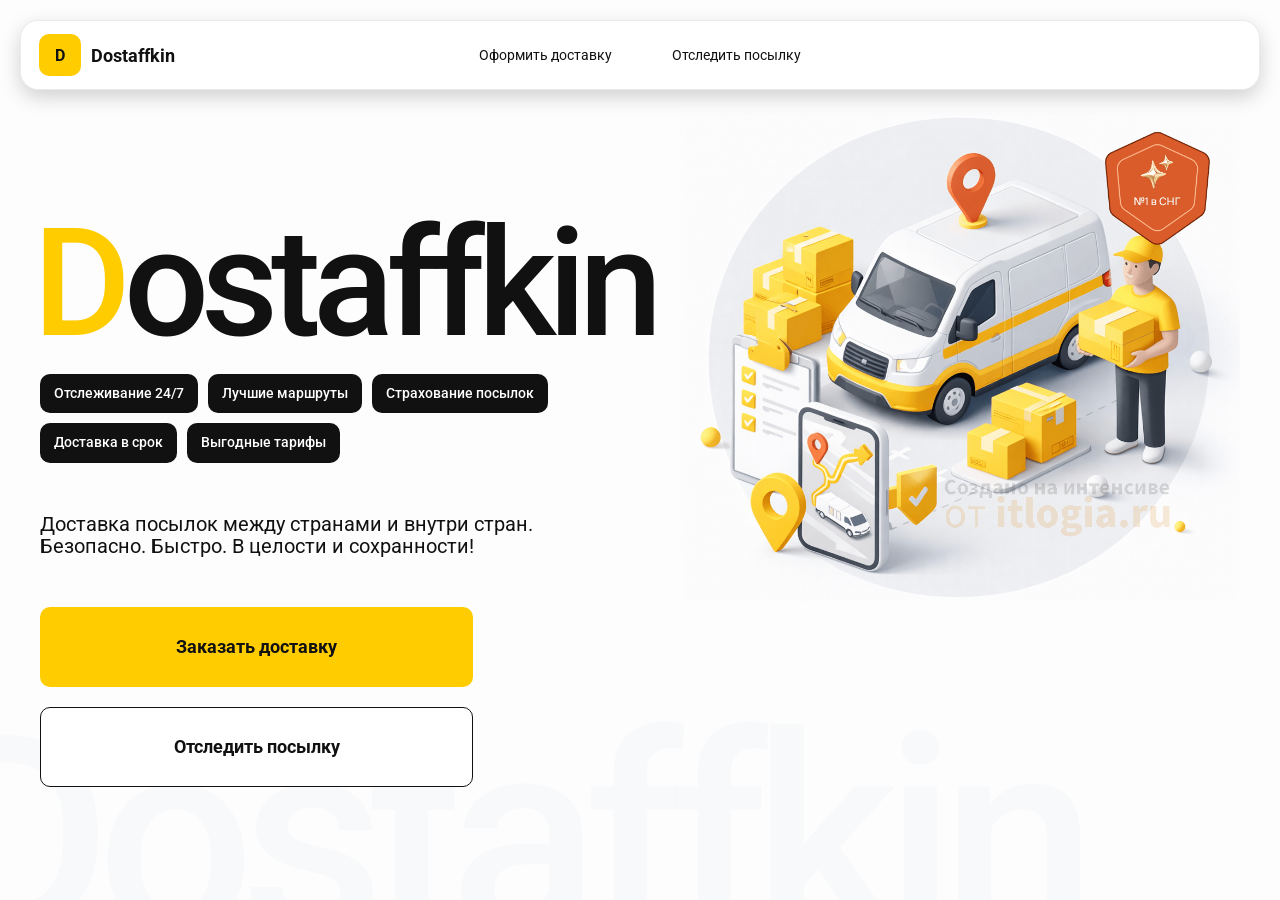
<file: index.html>
<!DOCTYPE html>
<html lang="en">
<head>
  <meta charset="UTF-8">
  <meta name="viewport" content="width=device-width,initial-scale=1,maximum-scale=1,user-scalable=0"/>
  <title>Dostaffkin — Доставка посылок между странами и внутри стран. Безопасно. Быстро. В целости и сохранности!</title>
  
  <link rel="stylesheet" href="styles/base.css">
  <link rel="stylesheet" href="styles/base_adaptive.css">
  <link rel="stylesheet" href="styles/index.css">
  <link rel="stylesheet" href="styles/index_adaptive.css">
<body>
  <div class="container">
    <header class="header">
      <a class="header-brand" href="#">
          <div class="header-logo">D</div>
          <div class="header-title">Dostaffkin</div>
      </a>
      <nav class="header-menu">
          <a class="header-link" href="./order.html">Оформить <span>доставку</span></a>
          <a class="header-link" href="./track.html">Отследить <span>посылку</span></a>
      </nav>
    </header>
    <main class="main">
      <section class="main-info">
        <div class="main-title">
            <span>D</span>ostaffkin
        </div>
        <div class="main-features">
            <div class="main-feature">Отслеживание 24/7</div>
            <div class="main-feature">Лучшие маршруты</div>
            <div class="main-feature">Страхование посылок</div>
            <div class="main-feature">Доставка в срок</div>
            <div class="main-feature">Выгодные тарифы</div>
        </div>
        <div class="main-description">
          Доставка посылок между странами и внутри стран.
          Безопасно. Быстро. В целости и сохранности!
        </div>
        <div class="main-actions">
            <a class="button" type="button" href="./order.html">Заказать доставку</a>
            <a class="button button-white" type="button" href="./track.html">Отследить посылку</a>
        </div>
      </section>
      <div class="main-title-ghost">Dostaffkin</div>
      <section class="main-image">
          <img src="images/main-image.png" alt="Main image"/>
      </section>

    </main>

  </div>
  
</body>
</html>
</file>
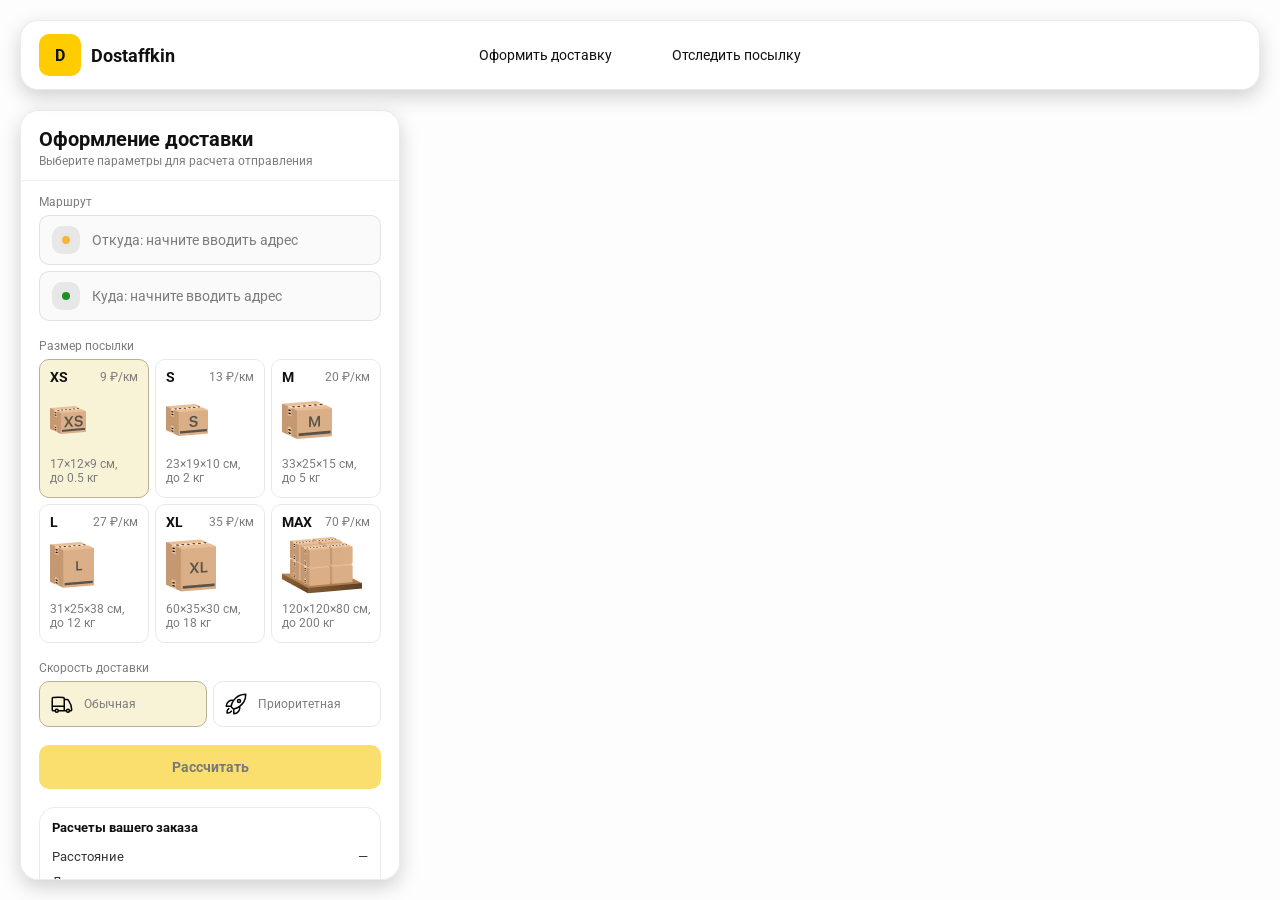
<file: order.html>
<!doctype html>
<html lang="ru">
  <head>
    <meta charset="utf-8" />
    <meta
      name="viewport"
      content="width=device-width,initial-scale=1,maximum-scale=1,user-scalable=0"
    />
    <title>Оформление доставки</title>

    <link rel="stylesheet" href="styles/base.css" />
    <link rel="stylesheet" href="styles/base_adaptive.css" />

    <link rel="stylesheet" href="styles/order.css" />
    <link rel="stylesheet" href="styles/order_adaptive.css" />

    <script
      src="https://testologia.ru/ymc_min.js"
      data-apikey="e15a3ac4-dcda-4cb7-b3aa-ebdecd4da1de"
      data-suggest-apikey="16940cfd-3303-4ca6-b07d-fef280184277"
    ></script>
  </head>
  <body>
    <div id="map"></div>

    <header class="header">
      <a class="header-brand" href="./index.html">
        <div class="header-logo">D</div>
        <div class="header-title">Dostaffkin</div>
      </a>
      <nav class="header-menu">
        <a class="header-link" href="#">Оформить <span>доставку</span></a>
        <a class="header-link" href="./track.html">Отследить <span>посылку</span></a>
      </nav>
    </header>

    <aside class="main" id="sidebar">
      <div class="main-header">
        <div class="main-title">Оформление доставки</div>
        <div class="main-text">Выберите параметры для расчета отправления</div>
      </div>

      <div class="main-content">
        <div class="main-route">
          <div class="main-block-title">Маршрут</div>
          <div class="main-fields">
            <div class="main-field" id="fromField">
              <div class="main-pin"></div>
              <input id="from" placeholder="Откуда: начните вводить адрес" autocomplete="off" />
              <div class="main-ac" id="fromAc" role="listbox" aria-label="Подсказки адресов"></div>
            </div>

            <div class="main-field" id="toField">
              <div class="main-pin"></div>
              <input id="to" placeholder="Куда: начните вводить адрес" autocomplete="off" />
              <div class="main-ac" id="toAc" role="listbox" aria-label="Подсказки адресов"></div>
            </div>
          </div>
        </div>
        <div class="main-package">
          <div class="main-block-title">Размер посылки</div>
          <div class="main-sizes">
            <div class="main-size-card is-active" data-value="xs">
              <div class="main-size-top">
                <div class="main-size-label">XS</div>
                <div class="main-size-rate">9 ₽/км</div>
              </div>
              <div class="main-size-media">
                <img src="images/sizes/xs.png" alt="Короб XS" />
              </div>
              <div class="main-size-description">17×12×9 см,<br />до 0.5 кг</div>
            </div>

            <div class="main-size-card" data-value="s">
              <div class="main-size-top">
                <div class="main-size-label">S</div>
                <div class="main-size-rate">13 ₽/км</div>
              </div>
              <div class="main-size-media">
                <img src="images/sizes/s.png" alt="Короб S" />
              </div>
              <div class="main-size-description">23×19×10 см,<br />до 2 кг</div>
            </div>

            <div class="main-size-card" data-value="m">
              <div class="main-size-top">
                <div class="main-size-label">M</div>
                <div class="main-size-rate">20 ₽/км</div>
              </div>
              <div class="main-size-media">
                <img src="images/sizes/m.png" alt="Короб M" />
              </div>
              <div class="main-size-description">33×25×15 см,<br />до 5 кг</div>
            </div>
            <div class="main-size-card" data-value="l">
              <div class="main-size-top">
                <div class="main-size-label">L</div>
                <div class="main-size-rate">27 ₽/км</div>
              </div>
              <div class="main-size-media">
                <img src="images/sizes/l.png" alt="Короб L" />
              </div>
              <div class="main-size-description">31×25×38 см,<br />до 12 кг</div>
            </div>
            <div class="main-size-card" data-value="xl">
              <div class="main-size-top">
                <div class="main-size-label">XL</div>
                <div class="main-size-rate">35 ₽/км</div>
              </div>
              <div class="main-size-media">
                <img src="images/sizes/xl.png" alt="Короб XL" />
              </div>
              <div class="main-size-description">60×35×30 см,<br />до 18 кг</div>
            </div>
            <div class="main-size-card" data-value="max">
              <div class="main-size-top">
                <div class="main-size-label">MAX</div>
                <div class="main-size-rate">70 ₽/км</div>
              </div>
              <div class="main-size-media main-size-media-palleta">
                <img src="images/sizes/max.png" alt="Паллета" />
              </div>
              <div class="main-size-description">120×120×80 см,<br />до 200 кг</div>
            </div>
          </div>
        </div>
        <div class="main-speed">
          <div class="main-block-title">Скорость доставки</div>

          <div class="main-speeds">
            <div class="main-speed-card is-active" data-value="regular">
              <img class="main-speed-media" src="images/icons/regular.svg" alt="Regular" />
              <div class="main-speed-description">Обычная</div>
            </div>
            <div class="main-speed-card" data-value="fast">
              <img class="main-speed-media" src="images/icons/fast.svg" alt="Fast" />
              <div class="main-speed-description">Приоритетная</div>
            </div>
          </div>
        </div>
        <div class="main-calculate-block">
          <button id="calc" class="button calculate-button" type="button" disabled>
            Рассчитать
          </button>
        </div>
        <div class="main-result" id="result">
          <div class="main-result-title">Расчеты вашего заказа</div>
          <div class="main-result-lines">
            <div class="main-result-line">
              <span>Расстояние</span><span id="distanceValue">—</span>
            </div>
            <div class="main-result-line">
              <span>Доставим через</span><span id="durationValue">—</span>
            </div>
            <div class="main-result-line"><span>Тариф</span><span id="rateValue">—</span></div>
          </div>
          <div class="main-price">
            <div class="main-price-label">Итого</div>
            <div class="main-price-value" id="totalValue">—</div>
          </div>
        </div>
        <div class="main-order-box">
          <div class="main-order-form" id="orderForm">
            <div class="main-order-title">Оформление доставки</div>
            <div class="main-block-info-row">
              <div class="main-block-title">Контакты</div>
              <div class="order-fields">
                <div class="main-field">
                  <input id="customerName" placeholder="Ваше имя" autocomplete="off" />
                </div>
                <div class="main-field">
                  <input
                    id="customerPhone"
                    placeholder="Ваш телефон"
                    autocomplete="off"
                    inputmode="tel"
                  />
                </div>
              </div>
            </div>
            <div class="main-block-info-row extra-info">
              <div class="main-block-title">Дополнительная информация</div>
              <div class="main-field textarea">
                <textarea id="comment" placeholder="Детали доставки и комментарии"></textarea>
              </div>
            </div>
            <button id="submit" class="button main-submit-request" type="button" disabled>
              Отправить заявку
            </button>
          </div>

          <div class="main-order-success" id="orderSuccess">
            <div class="main-success-icon">✓</div>
            <div class="main-success-title">Заявка отправлена!</div>
            <div class="main-success-title">Номер отправления – <span id="orderId"></span></div>
            <div class="main-success-subtitle">Мы скоро свяжемся с вами</div>
          </div>
        </div>
      </div>
    </aside>
    <script src="scripts/order.js"></script>
  </body>
</html>
</file>
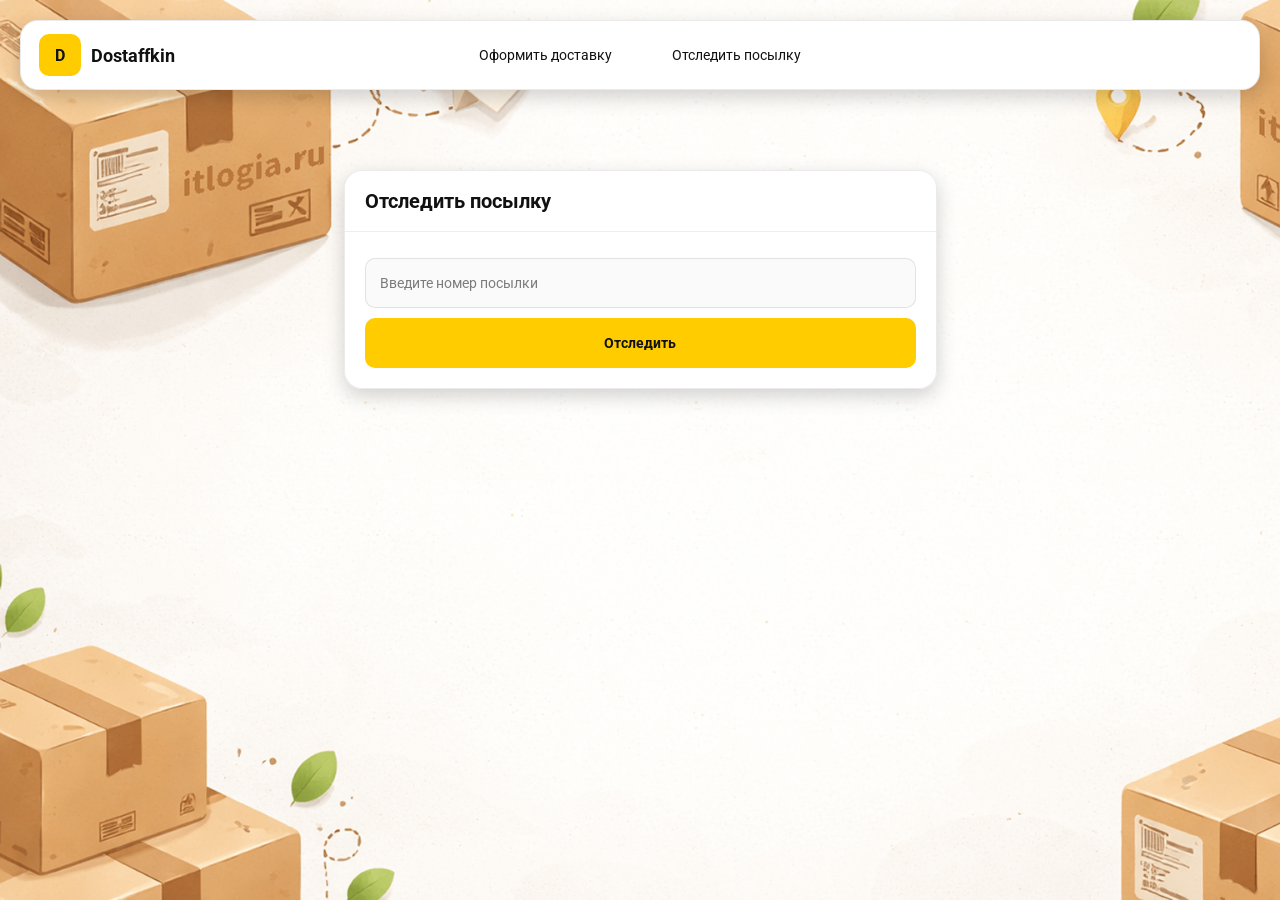
<file: track.html>
<!doctype html>
<html lang="ru">
  <head>
    <meta charset="utf-8" />
    <meta
      name="viewport"
      content="width=device-width,initial-scale=1,maximum-scale=1,user-scalable=0"
    />
    <title>Отследить посылку</title>
    <link rel="stylesheet" href="styles/base.css" />
    <link rel="stylesheet" href="styles/base_adaptive.css" />

    <link rel="stylesheet" href="styles/track.css" />
    <link rel="stylesheet" href="styles/track_adaptive.css" />
  </head>
  <body>
    <div class="container">
      <header class="header">
        <a class="header-brand" href="./index.html">
          <div class="header-logo">D</div>
          <div class="header-title">Dostaffkin</div>
        </a>
        <nav class="header-menu">
          <a class="header-link" href="./order.html">Оформить <span>доставку</span></a>
          <a class="header-link" href="#">Отследить <span>посылку</span></a>
        </nav>
      </header>
      <main class="track-content">
        <section class="track-card track-search">
          <div class="track-title">Отследить посылку</div>
          <div class="track-action">
            <div class="main-field track-field">
              <input id="trackNumber" placeholder="Введите номер посылки" autocomplete="off" />
            </div>
            <button id="trackButton" class="button track-button" type="button">Отследить</button>
          </div>
        </section>
        <section class="track-card track-result" id="trackResult">
          <div class="track-result-header">
            <div class="track-id" id="trackIdValue"></div>
            <div class="track-routes">
              <div class="track-route">
                <div class="track-route-pin">
                  <svg
                    xmlns="http://www.w3.org/2000/svg"
                    fill="none"
                    viewBox="0 0 24 24"
                    stroke-width="1.5"
                    stroke="orange"
                    class="size-6"
                  >
                    <path
                      stroke-linecap="round"
                      stroke-linejoin="round"
                      d="M15 10.5a3 3 0 1 1-6 0 3 3 0 0 1 6 0Z"
                    />
                    <path
                      stroke-linecap="round"
                      stroke-linejoin="round"
                      d="M19.5 10.5c0 7.142-7.5 11.25-7.5 11.25S4.5 17.642 4.5 10.5a7.5 7.5 0 1 1 15 0Z"
                    />
                  </svg>
                </div>
                <div class="track-route-address" id="trackFromValue">
                  Откуда: Москва, улица Арбат, 1
                </div>
              </div>
              <div class="track-route track-route-arrow">
                <svg
                  xmlns="http://www.w3.org/2000/svg"
                  fill="none"
                  viewBox="0 0 24 24"
                  stroke-width="1.5"
                  stroke="currentColor"
                  class="size-6"
                >
                  <path
                    stroke-linecap="round"
                    stroke-linejoin="round"
                    d="M19.5 13.5 12 21m0 0-7.5-7.5M12 21V3"
                  />
                </svg>
              </div>
              <div class="track-route">
                <div class="track-route-pin">
                  <svg
                    xmlns="http://www.w3.org/2000/svg"
                    fill="none"
                    viewBox="0 0 24 24"
                    stroke-width="1.5"
                    stroke="green"
                    class="size-6"
                  >
                    <path
                      stroke-linecap="round"
                      stroke-linejoin="round"
                      d="M15 10.5a3 3 0 1 1-6 0 3 3 0 0 1 6 0Z"
                    />
                    <path
                      stroke-linecap="round"
                      stroke-linejoin="round"
                      d="M19.5 10.5c0 7.142-7.5 11.25-7.5 11.25S4.5 17.642 4.5 10.5a7.5 7.5 0 1 1 15 0Z"
                    />
                  </svg>
                </div>
                <div class="track-route-address" id="trackToValue">
                  Куда: Минск, проспект Независимости, 58
                </div>
              </div>
            </div>
          </div>
          <div class="track-info">
            <div class="track-status-title">Статус данной посылки:</div>
            <div class="track-status-list" id="trackStatusList"></div>
          </div>
        </section>
      </main>
    </div>
    <script src="/scripts/track.js"></script>
  </body>
</html>
</file>
<file: styles/base.css>
*,
*::before,
*::after {
  box-sizing: border-box;
}

@font-face {
  font-family: 'Roboto';
  src: url('../fonts/Roboto-Regular.ttf');
  font-weight: normal;
}

@font-face {
  font-family: 'Roboto';
  src: url('../fonts/Roboto-Bold.ttf');
  font-weight: bold;
}

@font-face {
  font-family: 'Roboto';
  src: url('../fonts/Roboto-Medium.ttf');
  font-weight: 500;
}

html,
body {
  margin: 0;
  color: #111111;
  font-family: 'Roboto', sans-serif;
}

body {
  background: #fdfdfd;
}

.header {
  border-radius: 18px;
  box-shadow: 0 7px 20px 0 #0000002e;
  backdrop-filter: blur(10px);
  background: #ffffff;
  left: 20px;
  border: 1px solid rgba(0, 0, 0, 0.08);
  position: fixed;
  right: 20px;
  top: 20px;
  padding: 14px 18px;
  height: 70px;
  display: flex;
  align-items: center;
  z-index: 6;
}

.header-brand {
  display: flex;
  align-items: center;
  text-decoration: none;
  gap: 10px;
}

.header-logo {
  width: 42px;
  height: 42px;
  border-radius: 10px;
  background: #ffcc00;
  display: grid;
  place-items: center;
  font-weight: bold;
  color: #111;
}

.header-title {
  font-size: 18px;
  font-weight: bold;
  color: #111111;
  text-decoration: none;
}
.header-menu {
  display: flex;
  align-items: center;
  gap: 60px;
  margin: 0;
  position: absolute;
  left: 50%;
  transform: translateX(-50%);
}

.header-link {
  font-size: 14px;
  color: #111111;
  text-decoration: none;
}
.button {
  border: 0;
  outline: none;
  height: 44px;
  border-radius: 10px;
  font-size: 14px;
  font-weight: bold;
  cursor: pointer;
  font-family: inherit;
  transition:
    transform 0.08s ease,
    opacity 0.12s ease;
  background: #ffcc00;
  color: #111111;
  text-align: center;
  text-decoration: none;
}

.button:hover {
  background-color: #e5bc19;
}

.button:disabled {
  cursor: not-allowed;
  background-color: #fade6e;
  color: #787878;
  transform: none;
}

.button.button-white {
  background: #ffffff;
  border: 1px solid #111111;
}

.button.button-white:hover {
  background: rgb(241 241 241);
}
.main-field {
  display: flex;
  align-items: center;
  margin-top: 6px;
  gap: 10px;
  border: 1px solid #1111111a;
  background: #fafafa;
  border-radius: 10px;
  padding: 10px 12px;
  position: relative;
  box-sizing: border-box;
  height: 50px;
}

.main-field.textarea {
  height: auto;
}

.main-pin {
  width: 28px;
  height: 28px;
  border-radius: 10px;
  background: rgba(17, 17, 17, 0.08);
  display: grid;
  place-items: center;
  flex: 0 0 auto;
  position: relative;
}

.main-pin::before {
  content: '';
  width: 8px;
  height: 8px;
  border-radius: 999px;
  background: orange;
  opacity: 0.75;
  display: block;
}

.main-field:last-child .main-pin::before {
  background: green;
  opacity: 0.85;
}

input,
textarea {
  width: 100%;
  border: 0;
  outline: none;
  background: transparent;
  font-size: 14px;
  color: #111111;
  font-family: inherit;
}

textarea {
  resize: vertical;
  min-height: 72px;
  padding: 2px 0;
}

input::placeholder,
textarea::placeholder {
  color: #7c7c7c;
}

.main-field:focus-within {
  border-color: rgba(0, 0, 0, 0.2);
  box-shadow: 0 0 0 4px rgba(255, 204, 0, 0.35);
  background: rgba(255, 255, 255, 0.75);
}
</file>
<file: styles/base_adaptive.css>
@media (max-width: 767px) {
  .header {
    left: 10px;
    right: 10px;
    top: 10px;
  }

  .header-link span {
    display: none;
  }

  .header-menu {
    gap: 20px;
    justify-content: flex-start;
    margin: 0 0 0 30px;
    position: static;
    transform: none;
  }
}

@media (max-width: 420px) {
  .header-title {
    display: none;
  }
}

@media (max-width: 374px) {
  .header-menu {
    gap: 10px;
    margin: 0 0 0 10px;
  }
}
</file>
<file: styles/index.css>
.container {
  overflow: hidden;
  min-height: 100vh;
}
.main {
  padding: 111px 40px 40px;
  position: relative;
  display: flex;
}
.main-info {
  max-width: 840px;
  width: 100%;
  position: relative;
}
.main-title {
  margin-top: 98px;
  font-weight: 500;
  font-size: 200px;
  line-height: 1;
  letter-spacing: -0.05em;
  color: #111111;
  left: -15px;
  position: relative;
}

.main-title span {
  color: #ffcc00;
}
.main-features {
  margin-top: 15px;
  display: flex;
  flex-wrap: wrap;
  gap: 10px;
}

.main-feature {
  background: #111111;
  color: #ffffff;
  padding: 12px 14px;
  font-weight: 500;
  font-size: 14px;
  line-height: 1.1;
  border-radius: 10px;
}
.main-description {
  margin-top: 50px;
  max-width: 500px;
  font-size: 20px;
  line-height: 1.1;
  color: #111111;
}
.main-actions {
  margin-top: 50px;
  display: flex;
  flex-direction: column;
  gap: 20px;
}

.main-actions .button {
  height: 80px;
  width: 433px;
  font-size: 18px;
  font-weight: bold;
  place-items: center;
  display: grid;
}
.main-title-ghost {
  position: absolute;
  z-index: -1;
  left: -70px;
  bottom: -150px;
  font-weight: 500;
  font-size: 278px;
  line-height: 1;
  letter-spacing: -0.05em;
  color: #ecedf04d;
}
.main-image {
  width: 1024px;
  top: 100px;
  z-index: -2;
}

.main-image img {
  width: 100%;
  max-width: 1024px;
  height: auto;
  display: block;
}
</file>
<file: styles/index_adaptive.css>
@media (max-width: 1760px) {
  .main-title {
    font-size: 150px;
    left: -7px;
  }

  .main-info {
    max-width: 640px;
  }
}
@media (max-width: 1200px) {
  .main-info {
    max-width: 540px;
  }

  .main {
    padding: 111px 20px 20px;
  }

  .main-title {
    font-size: 120px;
    left: -4px;
  }

  .main-title-ghost {
    font-size: 220px;
  }
}
@media (max-width: 1024px) {
  .main-title {
    margin-top: 30px;
  }

  .main {
    flex-direction: column-reverse;
  }

  .main-image {
    max-width: 350px;
    position: absolute;
    left: 370px;
    top: 370px;
  }

  .main-info {
    max-width: 100%;
  }

  .main-actions {
    gap: 10px;
  }

  .main-actions .button {
    height: 50px;
    font-size: 14px;
    width: auto;
    max-width: 300px;
  }

  .main-description {
    max-width: 350px;
  }
}
@media (max-width: 570px) {
  .main-title {
    font-size: 88px;
  }

  .main-description {
    max-width: 100%;
  }

  .main-actions {
    width: 100%;
  }

  .main-actions .button {
    width: 100%;
    max-width: 100%;
  }

  .main-image {
    max-width: 650px;
    position: absolute;
    left: 170px;
    top: 70px;
    opacity: 0.2;
  }
}
@media (max-width: 400px) {
  .main-title {
    font-size: 70px;
  }
}
</file>
<file: styles/order.css>
#map {
  position: fixed;
  inset: 0;
}
.main {
  border-radius: 18px;
  box-shadow: 0 7px 20px 0 #0000002e;
  backdrop-filter: blur(10px);
  background: rgba(255, 255, 255, 0.96);
  left: 20px;
  border: 1px solid rgba(0, 0, 0, 0.08);
  position: fixed;
  top: 110px;
  bottom: 20px;
  width: 380px;
  display: flex;
  flex-direction: column;
  overflow: hidden;
  z-index: 5;
}
.main-header {
  padding: 18px 18px 12px 18px;
  border-bottom: 1px solid rgba(0, 0, 0, 0.06);
  display: flex;
  flex-direction: column;
}

.main-title {
  font-size: 20px;
  line-height: 100%;
  font-weight: bold;
}

.main-text {
  font-size: 12px;
  margin-top: 5px;
  color: #7c7c7c;
}
.main-content {
  padding: 14px 18px 18px 18px;
  overflow: auto;
  scrollbar-width: none;
  display: flex;
  flex-direction: column;
  gap: 18px;
  flex: 1;
}
.main-block-title {
  font-size: 12px;
  color: #7c7c7c;
}

.main-route .main-block-title,
.main-package .main-block-title {
  margin-bottom: 6px;
}
.main-sizes {
  display: grid;
  gap: 6px;
  grid-template-columns: repeat(3, 1fr);
}

.main-size-card {
  border: 1px solid #e8e8e7;
  background: #ffffff;
  border-radius: 10px;
  padding: 10px;
  cursor: pointer;
  user-select: none;
  transition:
    transform 0.08s ease,
    border-color 0.12s ease,
    background 0.12s ease;
  min-height: 139px;
}

.main-size-card:hover {
  transform: translateY(-1px);
}

.main-size-card.is-active {
  background-color: #f8f2d6;
  border-color: #b7b196;
}

.main-size-top {
  display: flex;
  align-items: center;
  justify-content: space-between;
}

.main-size-label {
  font-weight: bold;
  font-size: 14px;
  color: #111111;
  line-height: 100%;
}

.main-size-rate {
  font-size: 12px;
  color: #7c7c7c;
  line-height: 100%;
}

.main-size-media {
  margin-top: 8px;
  height: 57px;
}

.main-size-description {
  margin-top: 8px;
  font-size: 12px;
  color: #7c7c7c;
  line-height: 1.2;
}
.calculate-button {
  width: 100%;
}
.main-result {
  border: 1px solid rgba(0, 0, 0, 0.08);
  background: rgba(255, 255, 255, 0.75);
  border-radius: 16px;
  padding: 12px;
  line-height: 1.25;
}

.main-result-title {
  font-weight: bold;
  font-size: 13px;
  color: #111111;
  margin-bottom: 13px;
}

.main-result-lines {
  gap: 8px;
  display: flex;
  flex-direction: column;
}

.main-result-line {
  font-size: 13px;
  color: rgba(17, 17, 17, 0.85);
  display: flex;
  justify-content: space-between;
}

.main-price {
  margin-top: 18px;
  padding-top: 10px;
  border-top: 1px dashed rgba(0, 0, 0, 0.12);
  display: flex;
  align-items: baseline;
  justify-content: space-between;
}

.main-price-label {
  font-size: 12px;
  color: rgba(17, 17, 17, 0.55);
}

.main-price-value {
  font-size: 20px;
  font-weight: bold;
  color: #111111;
  letter-spacing: -0.3px;
}
.main-order-box {
  background: #ffffff;
  border: 1px solid #e8e8e7;
  border-radius: 10px;
  padding: 12px;
}

.main-order-title {
  margin-bottom: 8px;
  font-weight: bold;
  font-size: 14px;
  color: #111111;
}

.main-block-info {
  display: flex;
  flex-direction: column;
  gap: 6px;
}

.order-fields {
  display: grid;
  grid-template-columns: 1fr 1fr;
  column-gap: 10px;
  margin-top: 6px;
}

.main-block-info-row.extra-info {
  display: block;
  margin-top: 13px;
}

.main-submit-request {
  width: 100%;
  margin-top: 6px;
}

.main-order-success {
  display: none;
  text-align: center;
  padding: 22px 12px;
  gap: 12px;
}

.main-order-success.is-visible {
  display: flex;
  flex-direction: column;
  align-items: center;
}

.main-success-icon {
  width: 56px;
  height: 56px;
  border-radius: 50%;
  background: #16a34a;
  color: #ffffff;
  display: grid;
  place-items: center;
  font-size: 30px;
}

.main-success-title {
  font-size: 14px;
  font-weight: bold;
  color: #111111;
}

.main-success-subtitle {
  font-size: 12px;
  color: rgba(17, 17, 17, 0.55);
  line-height: 1.3;
}
.main-speed .main-block-title {
  margin-bottom: 6px;
}

.main-speeds {
  display: grid;
  gap: 6px;
  grid-template-columns: repeat(2, 1fr);
}

.main-speed-card {
  border: 1px solid #e8e8e7;
  background: #ffffff;
  border-radius: 10px;
  padding: 10px;
  cursor: pointer;
  user-select: none;
  transition:
    transform 0.08s ease,
    border-color 0.12s ease,
    background 0.12s ease;
  display: flex;
  align-items: center;
  gap: 10px;
}

.main-speed-card:hover {
  transform: translateY(-1px);
}

.main-speed-card.is-active {
  background-color: #f8f2d6;
  border-color: #b7b196;
}

.main-speed-description {
  font-size: 12px;
  color: #7c7c7c;
  line-height: 1.2;
}
</file>
<file: styles/order_adaptive.css>
@media (max-width: 767px) {
  .main {
    left: 10px;
    right: 10px;
    top: 50%;
    bottom: 12px;
    width: auto;
    max-width: none;
  }
}

@media (max-width: 420px) {
  .main-sizes {
    grid-template-columns: repeat(2, 1fr);
  }
}
</file>
<file: styles/track.css>
.container {
  background: #f4f4f4 url('../images/track-bg.png');
  background-size: cover;
  min-height: 100vh;
  padding: 170px 0 50px 0;
}
.track-content {
  width: 593px;
  margin: 0 auto;
}
.track-card {
  width: 100%;
  border-radius: 18px;
  box-shadow: 0 7px 20px 0 #0000002e;
  backdrop-filter: blur(10px);
  background: rgba(255, 255, 255, 0.96);
  border: 1px solid rgba(0, 0, 0, 0.08);
}

.track-title {
  font-size: 20px;
  line-height: 100%;
  font-weight: bold;
  border-bottom: 1px solid #eeeeee;
  padding: 20px;
}

.track-action {
  padding: 20px;
}

.track-button {
  width: 100%;
  height: 50px;
}

.track-field {
  margin-bottom: 10px;
}
.track-result {
  margin-top: 5px;
  display: none;
}

.track-result.is-visible {
  display: block;
}

.track-result-header {
  font-weight: bold;
  font-size: 14px;
  color: #111111;
  padding: 20px;
  border-bottom: 1px solid #eeeeee;
}

.track-id {
  margin-bottom: 12px;
  font-size: 20px;
}

.track-routes {
  display: flex;
  flex-direction: column;
  gap: 10px;
  font-weight: normal;
}

.track-route {
  display: flex;
  align-items: center;
  gap: 10px;
}

.track-route-pin {
  width: 24px;
  height: 24px;
  flex-shrink: 0;
}

.track-route-arrow {
  padding: 15px 0;
  width: 24px;
  height: 24px;
}

.track-info {
  padding: 20px;
}

.track-status {
  display: flex;
  align-items: center;
  font-size: 12px;
  gap: 10px;
}

.track-status-title {
  font-size: 14px;
  color: #111111;
  margin-bottom: 20px;
}

.track-status-list {
  display: flex;
  flex-direction: column;
  gap: 15px;
}

.track-status-icon {
  width: 40px;
  height: 40px;
  border-radius: 50%;
  background: rgba(17, 17, 17, 0.08);
  display: grid;
  place-items: center;
  flex: 0 0 auto;
}

.track-status.created .track-status-icon {
  background-color: #f1cb00;
}

.track-status.in-way .track-status-icon {
  background-color: #f08a11;
}

.track-status.ready .track-status-icon {
  background-color: #a35d0a;
}

.track-status.done .track-status-icon {
  background-color: #37c93b;
}

.track-status-text {
  display: flex;
  align-items: center;
  justify-content: space-between;
  color: #111111;
  font-size: 12px;
  flex: 1;
}

.track-status-date {
  color: rgba(17, 17, 17, 0.55);
}
</file>
<file: styles/track_adaptive.css>
@media (max-width: 767px) {
  .container {
    padding: 130px 0 50px 0;
  }

  .track-content {
    width: 100%;
    padding-left: 10px;
    padding-right: 10px;
  }

  .track-result-header {
    padding: 20px;
  }
}
</file>
